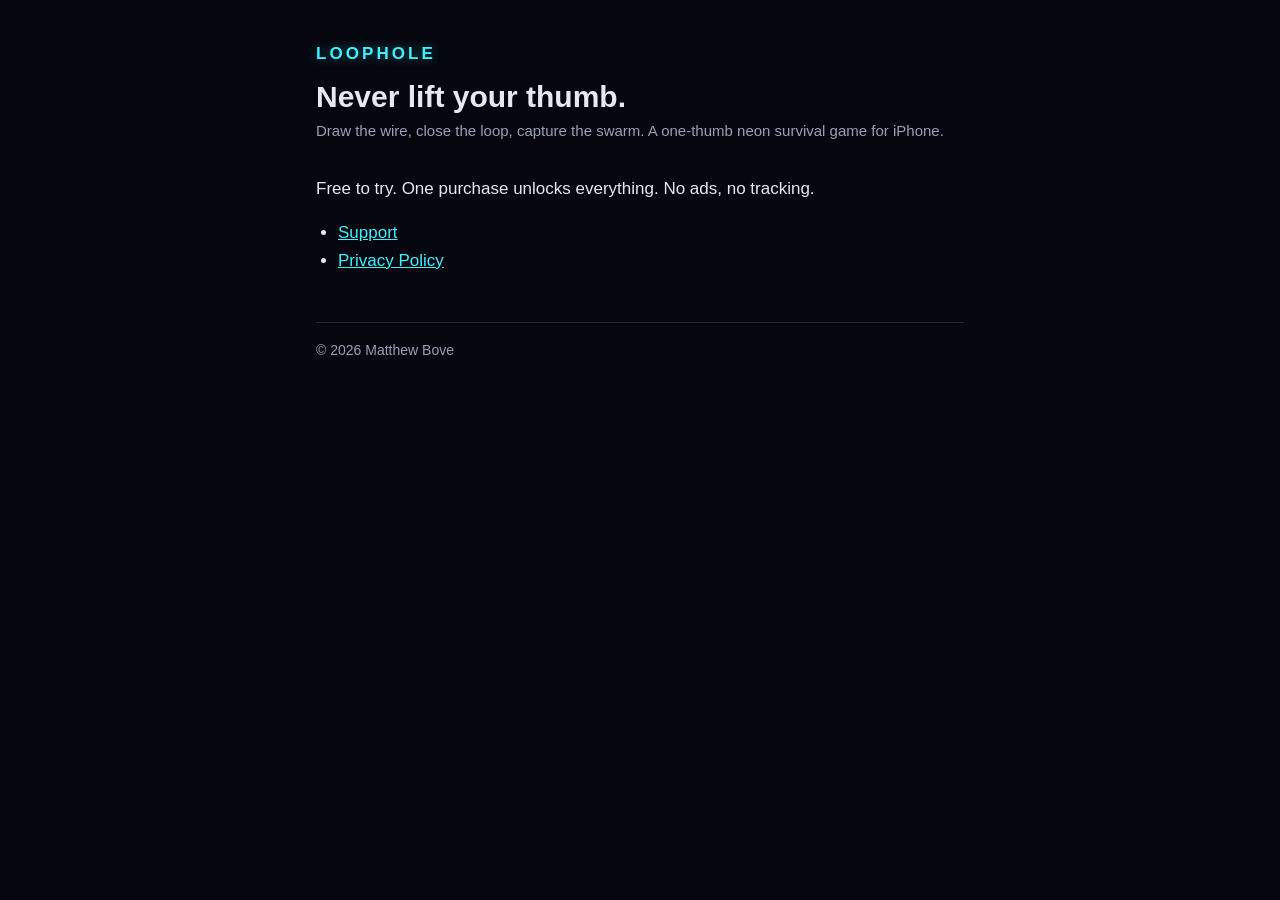
<file: index.html>
<!doctype html>
<html lang="en">
<head>
<meta charset="utf-8">
<meta name="viewport" content="width=device-width, initial-scale=1">
<title>LOOPHOLE</title>
<meta name="description" content="Never lift your thumb. Draw the wire, close the loop, capture the swarm.">
<link rel="stylesheet" href="style.css">
</head>
<body>
<main>
  <header>
    <span class="brand">LOOPHOLE</span>
    <h1>Never lift your thumb.</h1>
    <p class="meta">Draw the wire, close the loop, capture the swarm. A one-thumb neon survival game for iPhone.</p>
  </header>
  <p>Free to try. One purchase unlocks everything. No ads, no tracking.</p>
  <ul>
    <li><a href="support.html">Support</a></li>
    <li><a href="privacy.html">Privacy Policy</a></li>
  </ul>
  <footer>&copy; 2026 Matthew Bove</footer>
</main>
</body>
</html>
</file>
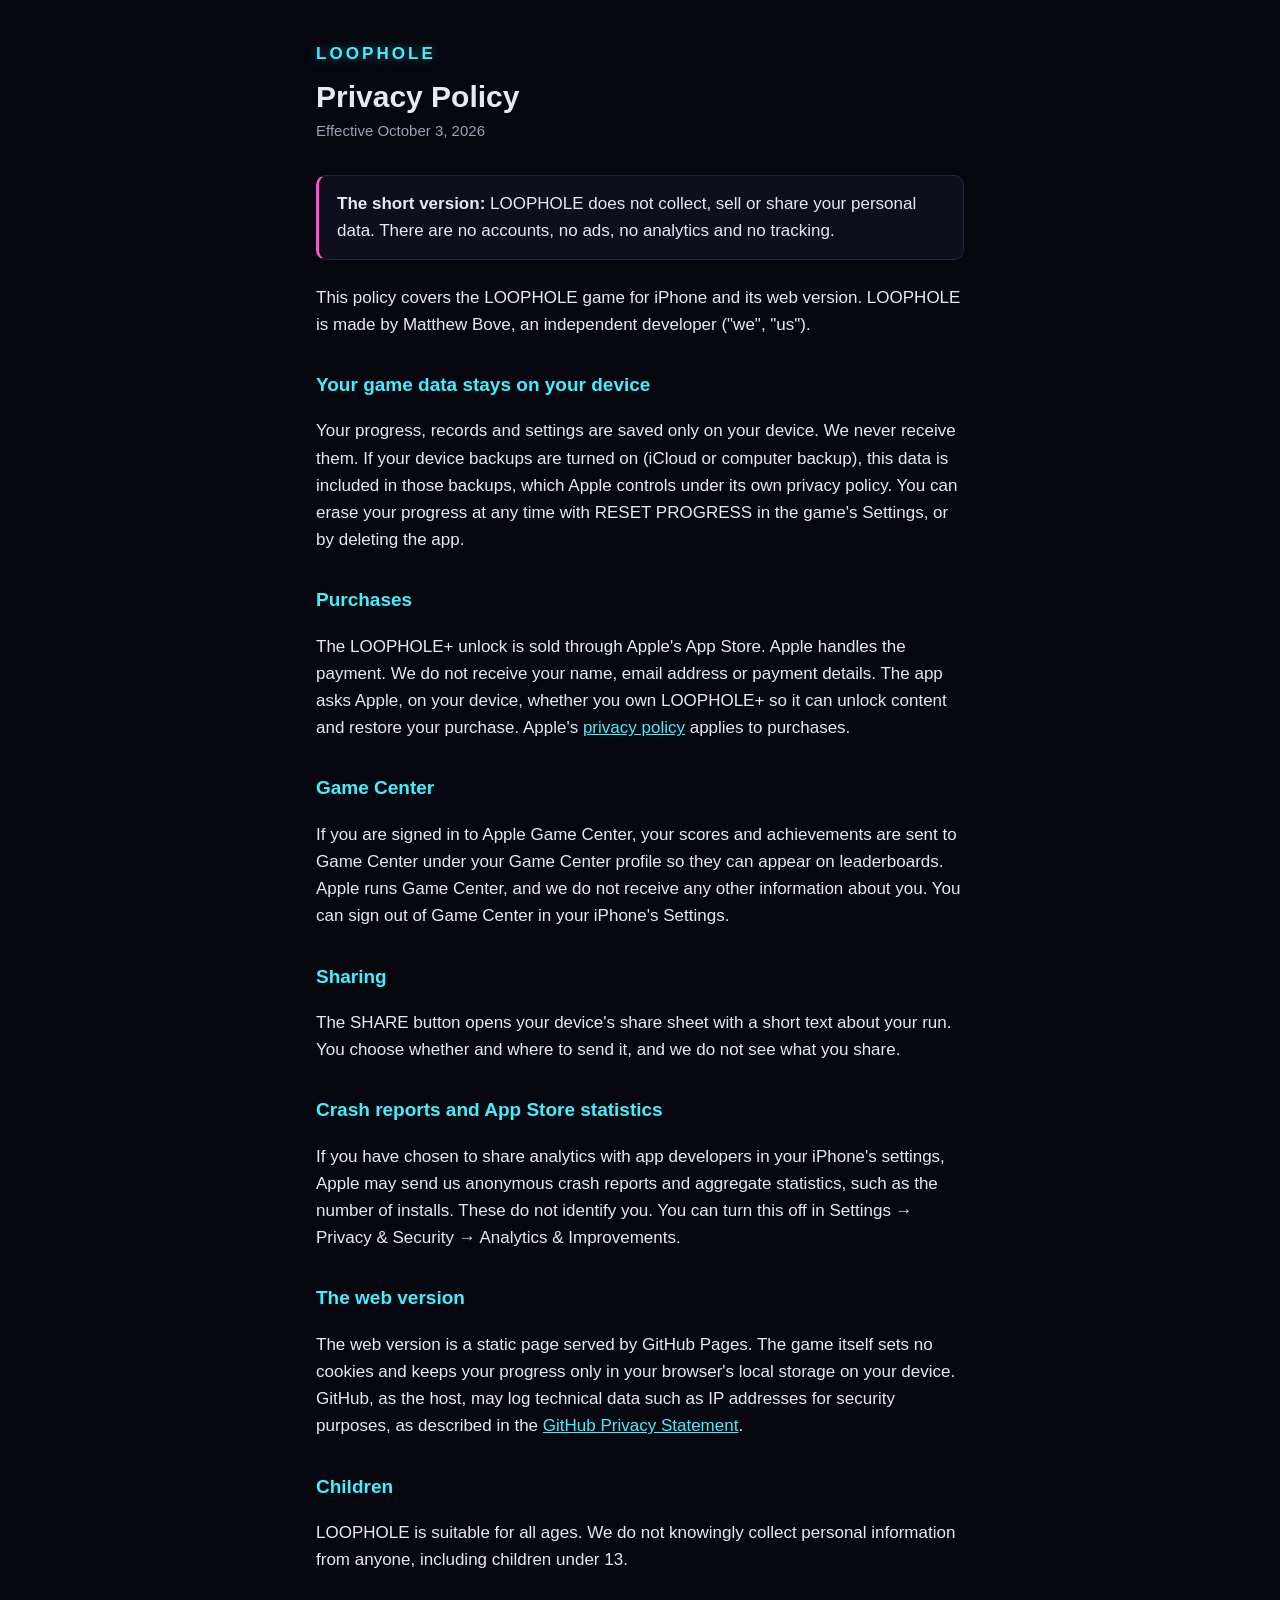
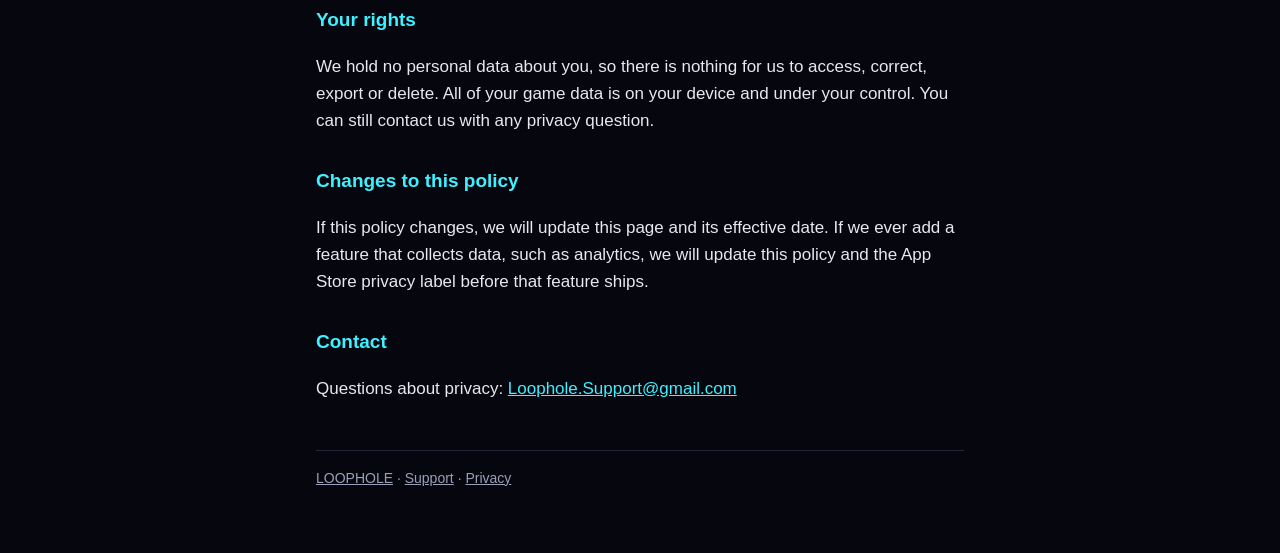
<file: privacy.html>
<!doctype html>
<html lang="en">
<head>
<meta charset="utf-8">
<meta name="viewport" content="width=device-width, initial-scale=1">
<title>LOOPHOLE Privacy Policy</title>
<meta name="description" content="Privacy policy for the LOOPHOLE game. LOOPHOLE does not collect personal data.">
<link rel="stylesheet" href="style.css">
</head>
<body>
<main>
  <header>
    <a class="brand" href="./">LOOPHOLE</a>
    <h1>Privacy Policy</h1>
    <p class="meta">Effective October 3, 2026</p>
  </header>

  <div class="summary">
    <p><strong>The short version:</strong> LOOPHOLE does not collect, sell or share your personal data. There are no accounts, no ads, no analytics and no tracking.</p>
  </div>

  <p>This policy covers the LOOPHOLE game for iPhone and its web version. LOOPHOLE is made by Matthew Bove, an independent developer ("we", "us").</p>

  <h2>Your game data stays on your device</h2>
  <p>Your progress, records and settings are saved only on your device. We never receive them. If your device backups are turned on (iCloud or computer backup), this data is included in those backups, which Apple controls under its own privacy policy. You can erase your progress at any time with RESET PROGRESS in the game's Settings, or by deleting the app.</p>

  <h2>Purchases</h2>
  <p>The LOOPHOLE+ unlock is sold through Apple's App Store. Apple handles the payment. We do not receive your name, email address or payment details. The app asks Apple, on your device, whether you own LOOPHOLE+ so it can unlock content and restore your purchase. Apple's <a href="https://www.apple.com/legal/privacy/">privacy policy</a> applies to purchases.</p>

  <h2>Game Center</h2>
  <p>If you are signed in to Apple Game Center, your scores and achievements are sent to Game Center under your Game Center profile so they can appear on leaderboards. Apple runs Game Center, and we do not receive any other information about you. You can sign out of Game Center in your iPhone's Settings.</p>

  <h2>Sharing</h2>
  <p>The SHARE button opens your device's share sheet with a short text about your run. You choose whether and where to send it, and we do not see what you share.</p>

  <h2>Crash reports and App Store statistics</h2>
  <p>If you have chosen to share analytics with app developers in your iPhone's settings, Apple may send us anonymous crash reports and aggregate statistics, such as the number of installs. These do not identify you. You can turn this off in Settings &rarr; Privacy &amp; Security &rarr; Analytics &amp; Improvements.</p>

  <h2>The web version</h2>
  <p>The web version is a static page served by GitHub Pages. The game itself sets no cookies and keeps your progress only in your browser's local storage on your device. GitHub, as the host, may log technical data such as IP addresses for security purposes, as described in the <a href="https://docs.github.com/en/site-policy/privacy-policies/github-general-privacy-statement">GitHub Privacy Statement</a>.</p>

  <h2>Children</h2>
  <p>LOOPHOLE is suitable for all ages. We do not knowingly collect personal information from anyone, including children under 13.</p>

  <h2>Your rights</h2>
  <p>We hold no personal data about you, so there is nothing for us to access, correct, export or delete. All of your game data is on your device and under your control. You can still contact us with any privacy question.</p>

  <h2>Changes to this policy</h2>
  <p>If this policy changes, we will update this page and its effective date. If we ever add a feature that collects data, such as analytics, we will update this policy and the App Store privacy label before that feature ships.</p>

  <h2>Contact</h2>
  <p>Questions about privacy: <a href="mailto:Loophole.Support@gmail.com">Loophole.Support@gmail.com</a></p>

  <footer>
    <a href="./">LOOPHOLE</a> &middot; <a href="support.html">Support</a> &middot; <a href="privacy.html">Privacy</a>
  </footer>
</main>
</body>
</html>
</file>
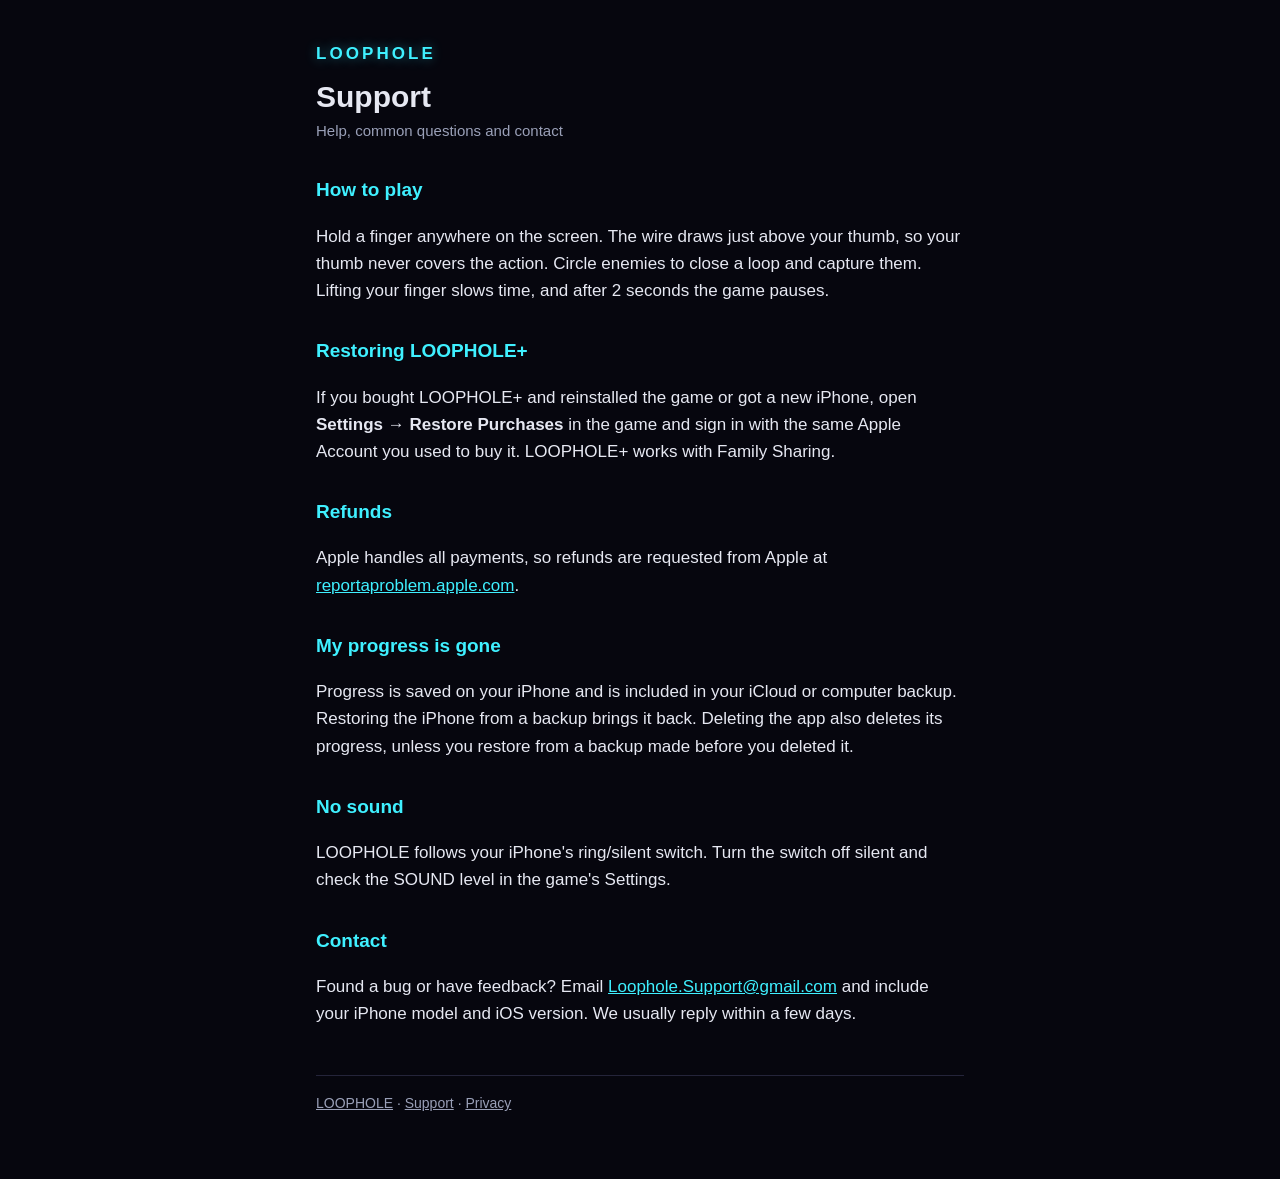
<file: support.html>
<!doctype html>
<html lang="en">
<head>
<meta charset="utf-8">
<meta name="viewport" content="width=device-width, initial-scale=1">
<title>LOOPHOLE Support</title>
<meta name="description" content="Help and contact for the LOOPHOLE game.">
<link rel="stylesheet" href="style.css">
</head>
<body>
<main>
  <header>
    <a class="brand" href="./">LOOPHOLE</a>
    <h1>Support</h1>
    <p class="meta">Help, common questions and contact</p>
  </header>

  <h2>How to play</h2>
  <p>Hold a finger anywhere on the screen. The wire draws just above your thumb, so your thumb never covers the action. Circle enemies to close a loop and capture them. Lifting your finger slows time, and after 2 seconds the game pauses.</p>

  <h2>Restoring LOOPHOLE+</h2>
  <p>If you bought LOOPHOLE+ and reinstalled the game or got a new iPhone, open <strong>Settings &rarr; Restore Purchases</strong> in the game and sign in with the same Apple Account you used to buy it. LOOPHOLE+ works with Family Sharing.</p>

  <h2>Refunds</h2>
  <p>Apple handles all payments, so refunds are requested from Apple at <a href="https://reportaproblem.apple.com">reportaproblem.apple.com</a>.</p>

  <h2>My progress is gone</h2>
  <p>Progress is saved on your iPhone and is included in your iCloud or computer backup. Restoring the iPhone from a backup brings it back. Deleting the app also deletes its progress, unless you restore from a backup made before you deleted it.</p>

  <h2>No sound</h2>
  <p>LOOPHOLE follows your iPhone's ring/silent switch. Turn the switch off silent and check the SOUND level in the game's Settings.</p>

  <h2>Contact</h2>
  <p>Found a bug or have feedback? Email <a href="mailto:Loophole.Support@gmail.com">Loophole.Support@gmail.com</a> and include your iPhone model and iOS version. We usually reply within a few days.</p>

  <footer>
    <a href="./">LOOPHOLE</a> &middot; <a href="support.html">Support</a> &middot; <a href="privacy.html">Privacy</a>
  </footer>
</main>
</body>
</html>
</file>
<file: style.css>
:root {
  --bg: #06060e;
  --panel: #0e0e1c;
  --text: #e6e8f2;
  --muted: #9aa0b8;
  --cyan: #3ff0ff;
  --magenta: #ff4fd8;
  --line: #24243a;
  color-scheme: dark;
}
* { box-sizing: border-box; }
html { -webkit-text-size-adjust: 100%; }
body {
  margin: 0;
  background: var(--bg);
  color: var(--text);
  font: 17px/1.6 -apple-system, BlinkMacSystemFont, "Segoe UI", Roboto, Helvetica, Arial, sans-serif;
}
main { max-width: 680px; margin: 0 auto; padding: 40px 16px 64px; }
header { margin-bottom: 32px; }
.brand {
  display: inline-block;
  font-weight: 800;
  letter-spacing: 0.18em;
  color: var(--cyan);
  text-decoration: none;
  text-shadow: 0 0 12px rgba(63, 240, 255, 0.45);
}
h1 { font-size: 30px; line-height: 1.2; margin: 12px 0 4px; }
h2 { font-size: 19px; margin: 32px 0 8px; color: var(--cyan); }
p, li { color: var(--text); }
.meta { color: var(--muted); font-size: 15px; margin: 0; }
.summary {
  background: var(--panel);
  border: 1px solid var(--line);
  border-left: 3px solid var(--magenta);
  border-radius: 10px;
  padding: 14px 18px;
  margin: 24px 0;
}
.summary p { margin: 0; }
a { color: var(--cyan); }
ul { padding-left: 22px; }
footer { margin-top: 48px; padding-top: 16px; border-top: 1px solid var(--line); color: var(--muted); font-size: 14px; }
footer a { color: var(--muted); }
</file>
